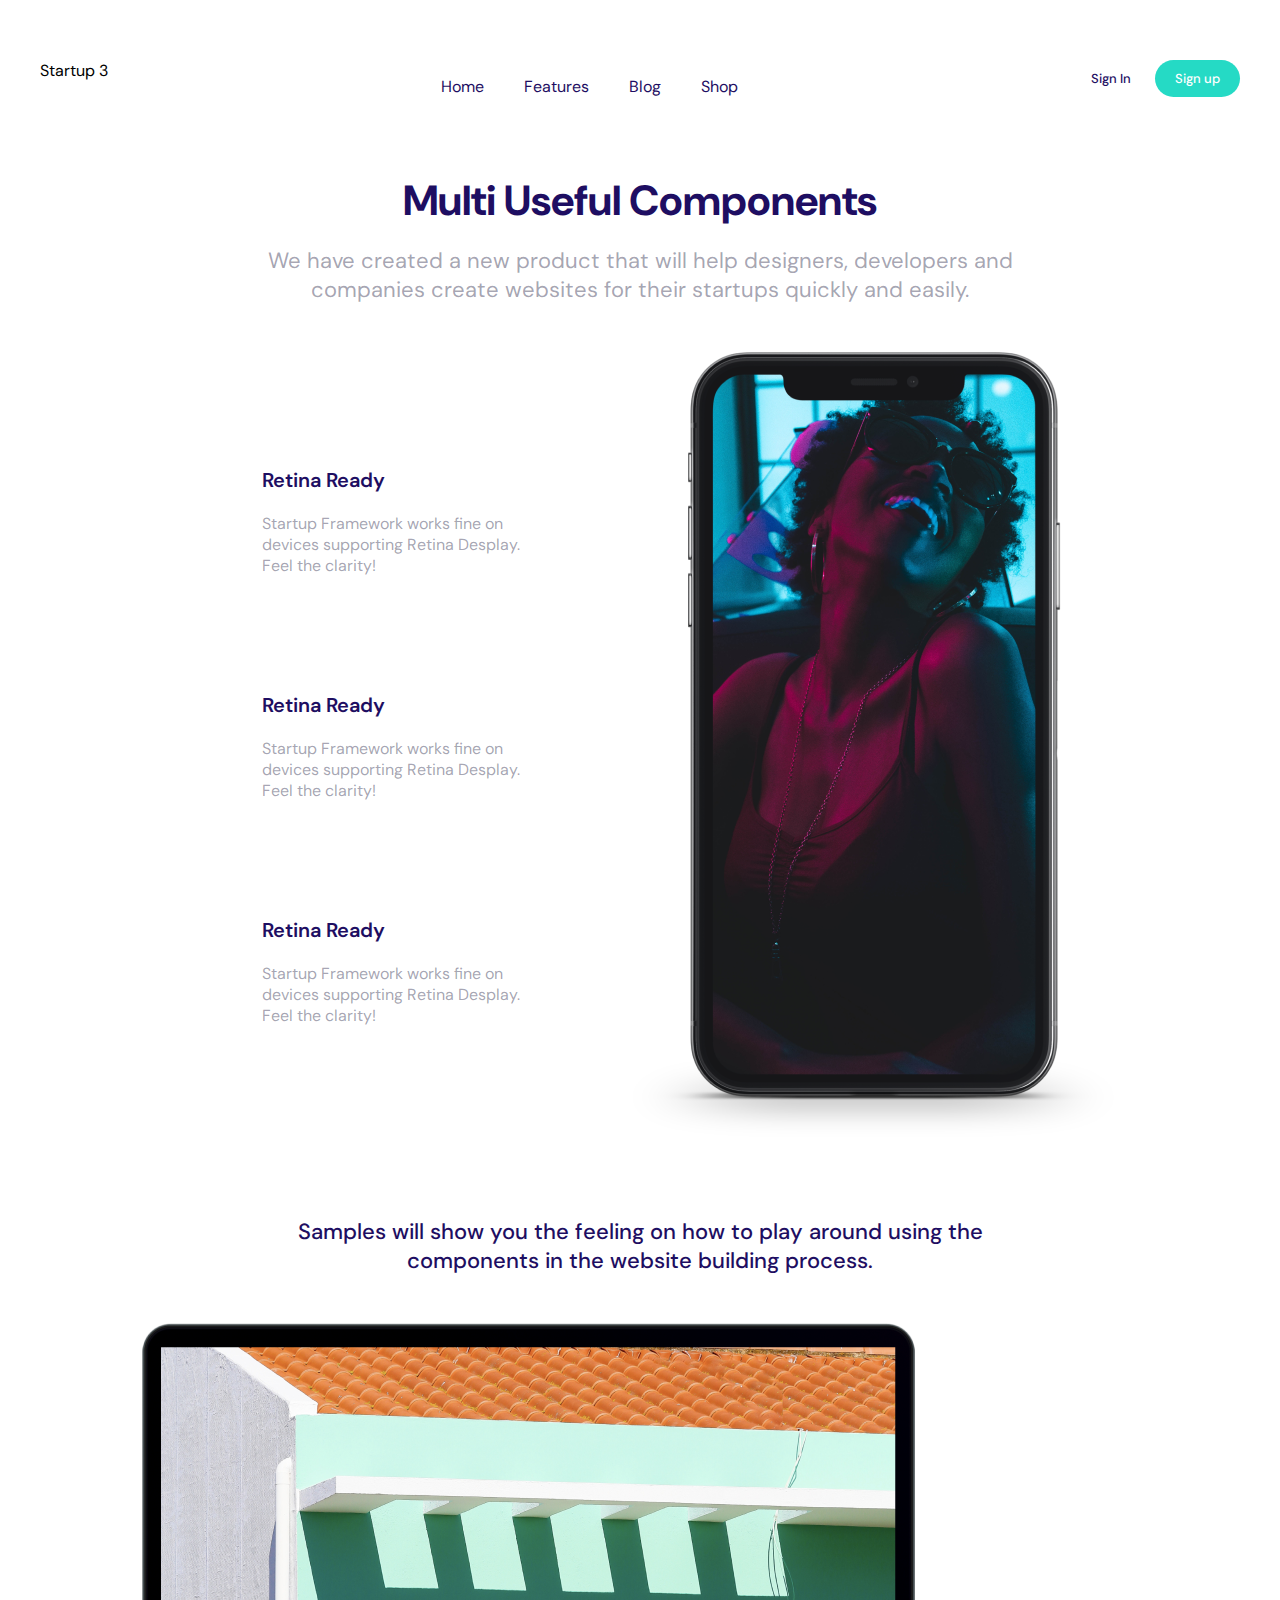
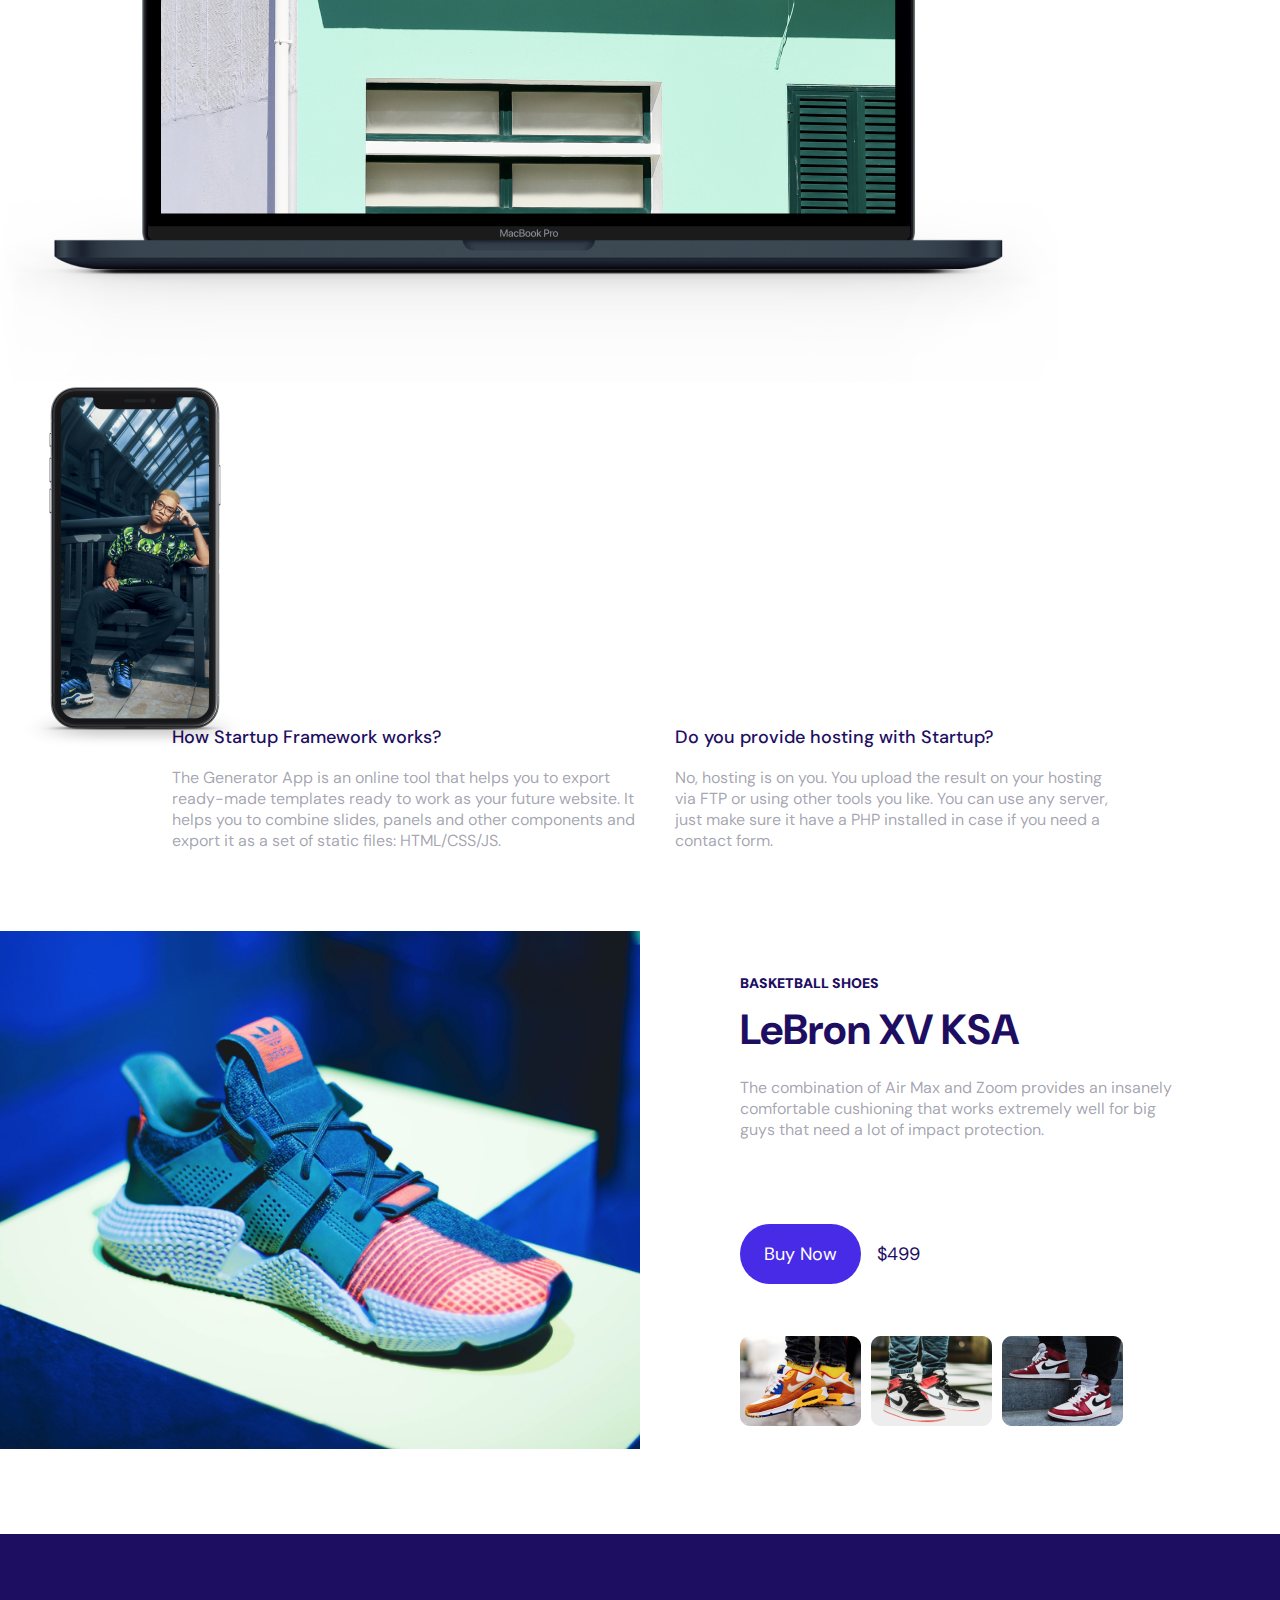
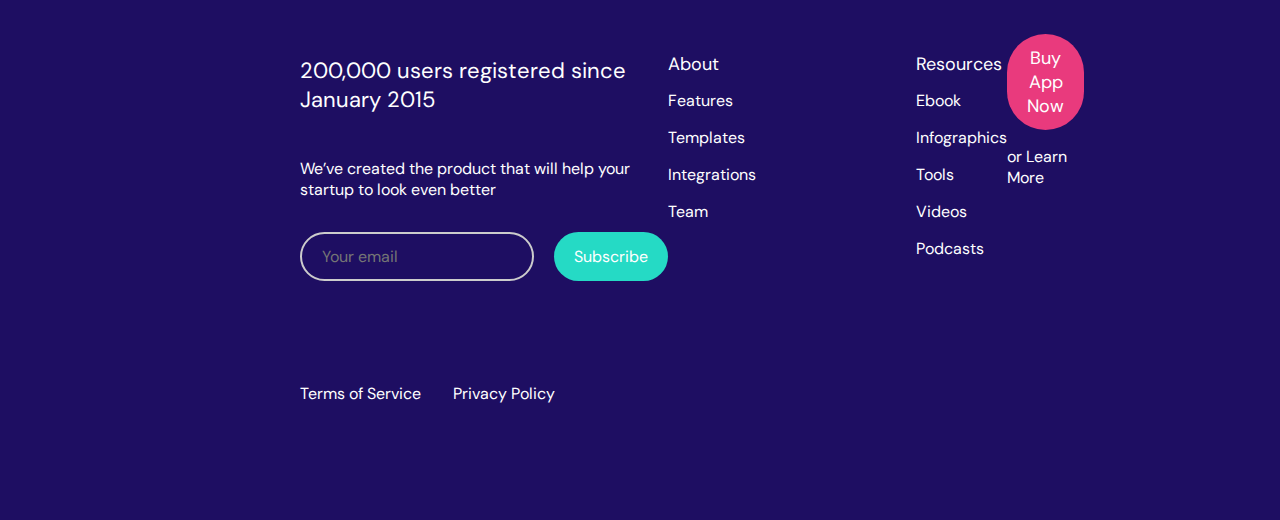
<file: Class work project/junk.html>
<!DOCTYPE html>
<html lang="en">
  <head>
    <meta charset="UTF-8" />
    <meta name="viewport" content="width=device-width, initial-scale=1.0" />
    <title>Landing Page</title>
    <link rel="stylesheet" href="junk.css" />
  </head>
  <body>
    <!-- hfeader starts here -->
    <header>
      <div>Startup 3</div>
      <nav>
        <ul>
          <li><a href="">Home</a></li>
          <li><a href="">Features</a></li>
          <li><a href="">Blog</a></li>
          <li><a href="">Shop</a></li>
        </ul>
      </nav>
      <div>
        <button class="sign-in-btn">Sign In</button>
        <button class="sign-up-btn">Sign up</button>
      </div>
      <div class="menu">Menu</div>
    </header>
    <!-- Feature 18 -->
    <div class="features">
      <div class="features-head">
        <h1>Multi Useful Components</h1>
        <p>
          We have created a new product that will help designers, developers and
          <br />
          companies create websites for their startups quickly and easily.
        </p>
      </div>
      <div class="features-contents">
        <div class="feature-content">
          <div class="feature-info">
            <p class="ph">Retina Ready</p>
            <p>
              Startup Framework works fine on <br />
              devices supporting Retina Desplay. <br />
              Feel the clarity!
            </p>
          </div>
          <div class="feature-info">
            <p class="ph">Retina Ready</p>
            <p>
              Startup Framework works fine on <br />
              devices supporting Retina Desplay. <br />
              Feel the clarity!
            </p>
          </div>
          <div class="feature-info">
            <p class="ph">Retina Ready</p>
            <p>
              Startup Framework works fine on <br />
              devices supporting Retina Desplay. <br />
              Feel the clarity!
            </p>
          </div>
        </div>
        <div class="feature-image">
          <img src="image/iphonex.png" alt="" />
        </div>
      </div>
    </div>
    <!-- Feature 13 -->
    <div class="feature13">
      <div>
        <p>
          Samples will show you the feeling on how to play around using the
          <br />
          components in the website building process.
        </p>
      </div>
      <div>
        <div class="features13-img">
          <img src="image/MacbookPro.png" alt="MacbookPro" class="macbookpro" />
          <img src="image/iphonex2.png" alt="iPhoneX" class="iphonexx" />
        </div>
      </div>
      <div class="feature13-contents">
        <div class="feature13-content">
          <p class="head">How Startup Framework works?</p>
          <small class="content">
            The Generator App is an online tool that helps you to export <br />
            ready-made templates ready to work as your future website. It <br />
            helps you to combine slides, panels and other components and <br />
            export it as a set of static files: HTML/CSS/JS.
          </small>
        </div>
        <div class="feature13-content">
          <p class="head">Do you provide hosting with Startup?</p>
          <small class="content">
            No, hosting is on you. You upload the result on your hosting <br />
            via FTP or using other tools you like. You can use any server,
            <br />
            just make sure it have a PHP installed in case if you need a <br />
            contact form.
          </small>
        </div>
      </div>
    </div>
    <!-- ECommerce 6 -->
    <div class="ecommerce">
      <div class="product">
        <img src="image/productimage.png" alt="" class="product-image" />
      </div>
      <div class="commerce">
        <div class="ecommerce-info">
          <p>BASKETBALL SHOES</p>
          <h4>LeBron XV KSA</h4>
          <small>
            The combination of Air Max and Zoom provides an insanely <br />
            comfortable cushioning that works extremely well for big <br />
            guys that need a lot of impact protection.
          </small>
        </div>
        <div class="button-price">
          <button class="button">Buy Now</button>
          <p class="price">$499</p>
        </div>
        <div class="product-preview">
          <img src="image/productpreview1.png" alt="" />
          <img src="image/productpreview2.png" alt="" />
          <img src="image/productpreview3.png" alt="" />
        </div>
      </div>
    </div>

    <!-- Footer 9 -->

    <footer>
      <div class="footer-cont">
        <div class="foot-row1">
          <div class="foot-row1-info">
            <p class="head">
              200,000 users registered since <br />
              January 2015
            </p>
            <p class="para">
              We’ve created the product that will help your <br />
              startup to look even better
            </p>
          </div>
          <div class="foot-form">
            <input type="text" placeholder="Your email" />
            <button>Subscribe</button>
          </div>
        </div>
        <div class="foot-row2">
          <div class="foot-nav">
            <p>About</p>
            <small>Features</small>
            <small>Templates</small>
            <small>Integrations</small>
            <small>Team</small>
          </div>
          <div class="foot-nav">
            <p>Resources</p>
            <small>Ebook</small>
            <small>Infographics</small>
            <small>Tools</small>
            <small>Videos</small>
            <small>Podcasts</small>
          </div>
        </div>
        <div class="foot-row3">
          <button>Buy App Now</button>
          <p>or Learn More</p>
        </div>
      </div>
      <div class="terms">
        <p>Terms of Service</p>
        <p>Privacy Policy</p>
      </div>
    </footer>
  </body>
</html>
</file>
<file: Class work project/junk.css>
@import url("https://fonts.googleapis.com/css2?family=DM+Sans:ital,opsz,wght@0,9..40,100..1000;1,9..40,100..1000&display=swap");
* {
  font-family: "DM Sans", sans-serif;
}
html,
body {
  padding: 0;
  margin: 0;
}

header {
  display: flex;
  justify-content: space-between;
  margin: 60px 40px;
}

nav ul {
  display: flex;
}

nav ul li {
  margin-right: 40px;
  list-style: none;
}

nav ul li a {
  text-decoration: none;
  color: #1e0e62;
}

.menu {
  display: none;
}

.sign-in-btn,
.sign-up-btn {
  border: 0;
  box-shadow: none;
  outline: none;
  background: #ffffff;
  color: #1e0e62;
  padding: 10px 20px;
  font-weight: 500;
  font-size: 13px;
  cursor: pointer;
}

.sign-up-btn {
  background: #25dac5;
  color: #ffffff;
  border-radius: 20px;
}

.sign-in-btn:hover {
  background: #25dac5;
  border-radius: 20px;
  color: #ffffff;
}

.features {
  margin: 0 auto;
}

.features-head h1 {
  text-align: center;
  font-size: 42px;
  color: #1e0e62;
}
.features-head p {
  text-align: center;
  margin-top: -10px;
  font-size: 22px;
  color: #15143966;
}

.features-head {
  text-align: center;
  margin: auto;
}

.features-contents {
  display: flex;
  justify-content: center;
  justify-items: center;
  gap: 60px;
  margin-top: 48px;
  margin-left: 150px;
}

.feature-content {
  display: flex;
  flex-direction: column;
  gap: 100px;
  justify-content: center;
}

.feature-info .ph {
  font-size: 20px;
  font-weight: 600;

  color: #1e0e62;
}
.feature-info p {
  margin-top: 0px;
  font-size: 16px;
  color: #15143966;
}

.feature13 {
  justify-items: center;
  margin-top: 60px;
  margin-bottom: 40px;
}

.feature13 p {
  font-size: 22px;
  font-weight: 500;
  color: #1e0e62;
  text-align: center;
}

.features13-img {
  position: relative;
  margin-top: 48px;
}

.iphonex {
  position: absolute;
  top: 248px; /* Adjust position as needed */
  left: 728px;
}

.feature13-contents {
  margin-top: -52px;
  display: flex;
  gap: 40px;
  text-align: left;
}

.feature13-content .head {
  font-size: 18px;
  text-align: left;
}

.feature13-content .content {
  font-size: 16px;
  color: #15143966;
  text-align: left;
}

.ecommerce {
  display: flex;
  margin: 80px 0;
  gap: 100px;
  width: 100%;
}

.product {
  width: 50%;
}

.product-image {
  width: 100%;
}

.ecommerce-info p {
  font-size: 14px;
  font-weight: 900;
  color: #1e0e62;
}

.ecommerce-info h4 {
  font-size: 42px;
  margin-top: -4px;
  margin-bottom: 20px;
  color: #1e0e62;
}

.ecommerce-info small {
  font-size: 16px;
  color: #15143966;
}

.commerce {
  justify-content: center;
  display: flex;
  flex-direction: column;
}

.button-price {
  display: flex;
  gap: 16px;
  margin-top: 84px;
  margin-bottom: 52px;
}

.button-price button {
  background-color: #482be7;
  border-radius: 100px;
  border: none;
  padding: 0 24px;
  font-size: 18px;
  color: white;
}

.button-price p {
  color: #1e0e62;
  font-size: 18px;
}

.product-preview {
  display: flex;
  gap: 10px;
}

footer {
  background-color: #1e0e62;
  color: white;
  padding: 100px 300px;
}

.footer-cont {
  display: flex;
  justify-content: space-between;
}

.foot-row1-info {
  margin-bottom: 32px;
}

.foot-row1-info .head {
  font-size: 22px;
  font-weight: 400;
  margin-bottom: 44px;
}

.foot-row1-info .para {
  font-size: 16px;
}

.foot-form {
  display: flex;
  gap: 20px;
}

.foot-form input {
  background-color: #1e0e62;
  font-size: 16px;
  border-radius: 100px;
  padding: 12px 20px;
  color: #ffffff;
  border: 2px solid #ccc;
  outline: none;
}

.foot-form button {
  background-color: #25dac5;
  font-size: 16px;
  border-radius: 100px;
  padding: 12px 20px;
  color: #ffffff;
  border: none;
  outline: none;
}

.foot-row2 {
  display: flex;
  gap: 160px;
}

.foot-nav {
  display: flex;
  flex-direction: column;
}

.foot-nav p {
  font-size: 18px;
  margin-bottom: -2px;
}

.foot-nav small {
  font-size: 16px;
  margin-top: 16px;
}

.foot-row3 {
  display: block;
  justify-items: center;
}

.foot-row3 button {
  background-color: #e93a7d;
  font-size: 18px;
  border-radius: 100px;
  padding: 12px 20px;
  color: #ffffff;
  border: none;
  outline: none;
}

.terms {
  display: flex;
  gap: 32px;
  margin-top: 86px;
}

@media screen and (max-width: 620px) {
  header nav ul {
    flex-direction: column;
    padding: 0 30px;
  }

  nav {
    display: none;
  }

  .sign-in-btn,
  .sign-up-btn {
    display: none;
  }

  .menu {
    display: block;
  }

  .features .features-contents {
    flex-direction: column;
    margin-left: 24px;

    gap: 0;
  }

  .feature-content {
    gap: 4px;
  }

  .feature-image {
    display: block;
    width: 50%;
    margin-left: px;
  }

  .feature-image img {
    height: 440px;
  }

  .features13-img {
    display: block;
  }
  .macbookpro {
    height: 187px;
    width: 327px;
  }

  .iphonexx {
    height: 141px;
    width: 129px;
    top: 51px;
    left: 195px;
    position: absolute;
  }

  .feature13-contents {
    flex-direction: column;
    margin-top: 4px;
    gap: 12px;
    margin-left: 24px;
  }

  .ecommerce {
    flex-direction: column;
    margin: 0 24px;
    gap: 10px;
  }

  .product-image {
    margin-right: 24px;
    width: 348px;
    height: 212px;
  }
  .product {
    width: 100%;
  }

  footer {
    display: none;
  }
}
</file>
